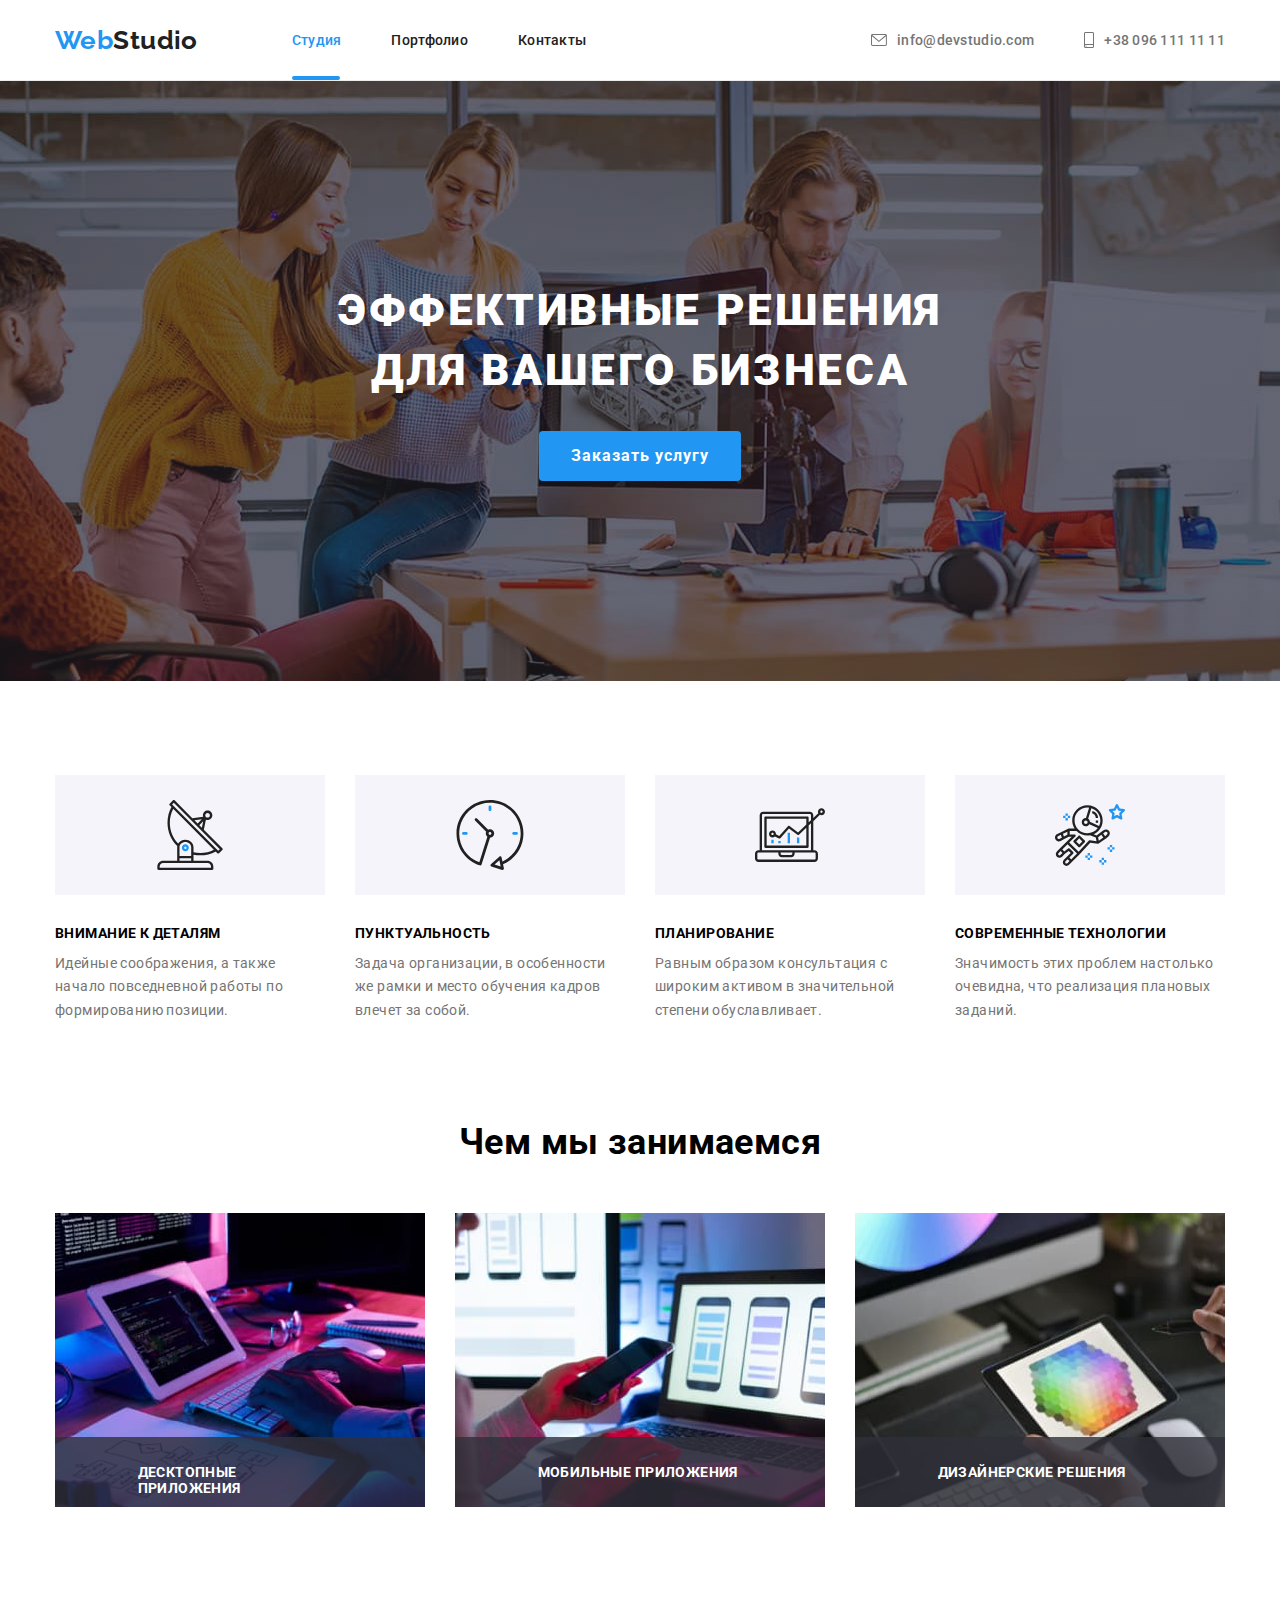
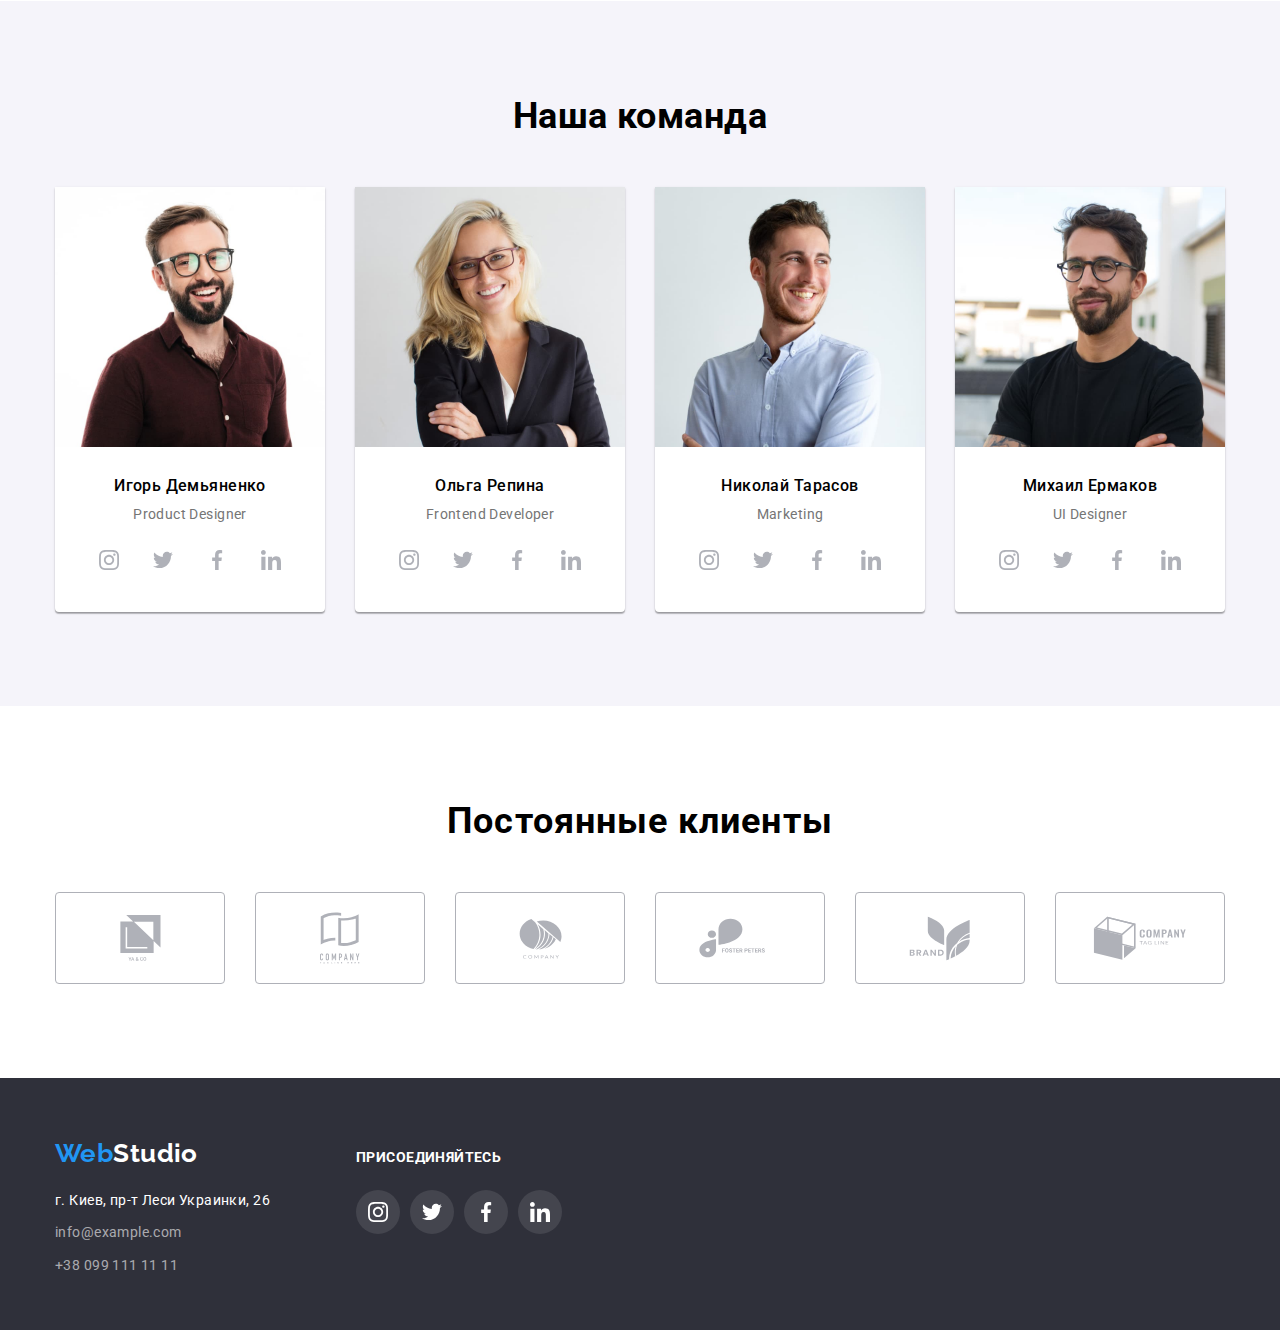
<file: index.html>
<!DOCTYPE html>
<html lang="ru">
  <head>
    <meta charset="UTF-8" />
    <meta http-equiv="X-UA-Compatible" content="IE=edge" />
    <meta name="viewport" content="width=device-width, initial-scale=1.0" />
    <title>GOIT</title>
    <link rel="preconnect" href="https://fonts.googleapis.com">
    <link rel="preconnect" href="https://fonts.gstatic.com" crossorigin>
    <link href="https://fonts.googleapis.com/css2?family=Raleway:wght@700&family=Roboto:wght@400;500;700;900&display=swap" rel="stylesheet">
    <link rel="stylesheet" href="css/normalize.css">
    <link rel="stylesheet" href="./styles/styles.css">
  </head>
  <body>
    <header>
      <div class="container">
        <div class="navigation"> 
          <nav class="navigation-ll">
            <a class="logo" href="#" lang="en">Web<span class="logo-ll">Studio</span></a>          
            <ul class="nav-l">
              <li class="list-font"><a class="list-l underline-studio" href="#">Студия</a></li>
              <li class="list-font">
                <a class="list list-portfolio" href="./portfolio.html">Портфолио</a>
              </li>
              <li class="list-font"><a class="list" href="#">Контакты</a></li>
            </ul>
          </nav>
          <ul class="telmail-ll">
            <li class="list-font">
              <a class="list-font-email-tel" href="mailto:info@devstudio.com">
                <svg class="mail-tel-svg" width="16" height="12">
                  <use href="./images/icons.svg#icon-mail"></use>
                </svg>
                info@devstudio.com
              </a>
            </li>
            <li class="list-font">
              <a class="list-font-email-tel" href="tel:+380961111111">
                <svg class="mail-tel-svg" width="10" height="16">
                  <use href="./images/icons.svg#icon-phone"></use>
                </svg>
                +38 096 111 11 11
              </a>
            </li>
          </ul>
        </div>
      </div>
    </header>
    <main>
      <section class="section-l">
        <div class="container">
          <h1 class="header-l">Эффективные решения для вашего бизнеса</h1>
          <button class="button" type="button" data-modal-open>Заказать услугу</button>
        </div>
      </section>
        <section class="section-ll section-main">
          <div class="container">
            <h2 class="invisible">Наши преимущества</h2>
        <ul class="header-menu-list">
          <li>
            <div class="decor-photo">
              <svg class="" width="70" height="70">
                <use href="./images/icons.svg#icon-antenna"></use>
              </svg>
            </div>
            <h3 class="header-list">Внимание к деталям</h3>
            <p class="text-list">Идейные соображения, а также начало повседневной работы по формированию позиции.</p>
          </li>
          <li>
            <div class="decor-photo">
              <svg class="" width="70" height="70">
                <use href="./images/icons.svg#icon-clock"></use>
              </svg>
            </div>
            <h3 class="header-list">Пунктуальность</h3>
            <p class="text-list">
              Задача организации, в особенности же рамки и место обучения кадров влечет за собой.
            </p>
          </li>
          <li>
            <div class="decor-photo">
              <svg class="" width="70" height="70">
                <use href="./images/icons.svg#icon-diagram"></use>
              </svg>
            </div>
            <h3 class="header-list">Планирование</h3>
            <p class="text-list">
              Равным образом консультация с широким активом в значительной степени обуславливает.
            </p>
          </li>
          <li>
            <div class="decor-photo">
              <svg class="" width="70" height="70">
                <use href="./images/icons.svg#icon-astronaut"></use>
              </svg>
            </div>
            <h3 class="header-list">Современные технологии</h3>
            <p class="text-list">Значимость этих проблем настолько очевидна, что реализация плановых заданий.</p>
          </li>
        </ul>
          </div>
      </section>
      <section class="section-lll section-main">
        <div class="container">
          <h2 class="header-photo">Чем мы занимаемся</h2>
        <ul class="photo-flex">
          <li>
            <img src="./images/img(1).jpg" width="370" height="294" alt="IMG1" />
            <div class="description-photo-block">
              <p class="description-photo">ДЕСКТОПНЫЕ ПРИЛОЖЕНИЯ</p>
            </div>
          </li>
          <li>
            <img src="./images/img(2).jpg" width="370" height="294" alt="IMG2" />
            <div class="description-photo-block">
              <p class="description-photo">МОБИЛЬНЫЕ ПРИЛОЖЕНИЯ</p>
            </div>
          </li>
          <li>
            <img src="./images/img(3).jpg" width="370" height="294" alt="IMG3" />
            <div class="description-photo-block">
              <p class="description-photo">ДИЗАЙНЕРСКИЕ РЕШЕНИЯ</p>
            </div>
          </li>
        </ul>
        </div>
      </section>
      <section class="big-team section-main">
          <div class="container">
            <h2 class="team">Наша команда</h2>
        <ul class="team-our">
          <li class="photo-members">
              <img class="photo-list" src="./images/img221.jpg" width="270" height="260" alt="img221" />
            <h3 class="members profession-members">Игорь Демьяненко</h3>
            <p class="profession profession-members">Product Designer</p>
            <div class="contacts-members">
              <ul class="ul-contacts">
                <li>
                  <a class="contacts-link" href="#">
                    <svg class="contacts-icons" width="20" height="20">
                    <use href="./images/icons.svg#icon-instagram"></use>
                  </svg>
                  </a>
                </li>
                <li>
                  <a class="contacts-link" href="#">
                    <svg class="contacts-icons" width="20" height="20">
                      <use href="./images/icons.svg#icon-twitter"></use>
                    </svg>
                  </a>    
                </li>
                <li>
                  <a class="contacts-link" href="#">
                    <svg class="contacts-icons" width="20" height="20">
                      <use href="./images/icons.svg#icon-facebook"></use>
                    </svg>
               </a>
                </li>
                   <li>
                    <a class="contacts-link" href="#">
                      <svg class="contacts-icons" width="20" height="20">
                        <use href="./images/icons.svg#icon-linkedin"></use>
                      </svg>
                 </a>
                   </li>                  
              </ul>
            </div>
          </li>
          <li class="photo-members">
              <img class="photo-list" src="./images/img222.jpg" width="270" height="260" alt="img222" />
            <h3 class="members profession-members">Ольга Репина</h3>
            <p class="profession profession-members">Frontend Developer</p>
            <div class="contacts-members">
              <ul class="ul-contacts">
                <li>
                  <a class="contacts-link" href="#">
                    <svg class="contacts-icons" width="20" height="20">
                    <use href="./images/icons.svg#icon-instagram"></use>
                  </svg>
                  </a>
                </li>
                <li>
                  <a class="contacts-link" href="#">
                    <svg class="contacts-icons" width="20" height="20">
                      <use href="./images/icons.svg#icon-twitter"></use>
                    </svg>
                  </a>    
                </li>
                <li>
                  <a class="contacts-link" href="#">
                    <svg class="contacts-icons" width="20" height="20">
                      <use href="./images/icons.svg#icon-facebook"></use>
                    </svg>
               </a>
                </li>
                   <li>
                    <a class="contacts-link" href="#">
                      <svg class="contacts-icons" width="20" height="20">
                        <use href="./images/icons.svg#icon-linkedin"></use>
                      </svg>
                 </a>
                   </li>                  
              </ul>
            </div>
          </li>
          <li class="photo-members">
              <img class="photo-list" src="./images/img223.jpg" width="270" height="260" alt="img223" />
            <h3 class="members profession-members">Николай Тарасов</h3>
            <p class="profession profession-members">Marketing</p>
            <div class="contacts-members">
              <ul class="ul-contacts">
                <li>
                  <a class="contacts-link" href="#">
                    <svg class="contacts-icons" width="20" height="20">
                    <use href="./images/icons.svg#icon-instagram"></use>
                  </svg>
                  </a>
                </li>
                <li>
                  <a class="contacts-link" href="#">
                    <svg class="contacts-icons" width="20" height="20">
                      <use href="./images/icons.svg#icon-twitter"></use>
                    </svg>
                  </a>    
                </li>
                <li>
                  <a class="contacts-link" href="#">
                    <svg class="contacts-icons" width="20" height="20">
                      <use href="./images/icons.svg#icon-facebook"></use>
                    </svg>
               </a>
                </li>
                   <li>
                    <a class="contacts-link" href="#">
                      <svg class="contacts-icons" width="20" height="20">
                        <use href="./images/icons.svg#icon-linkedin"></use>
                      </svg>
                 </a>
                   </li>
                   
              </ul>

            </div>
          </li>
          <li class="photo-members">
              <img class="photo-list" src="./images/img224.jpg" width="270" height="260" alt="img224" />
            <h3 class="members profession-members">Михаил Ермаков</h3>
            <p class="profession profession-members">UI Designer</p>
            <div class="contacts-members">
              <ul class="ul-contacts">
                <li>
                  <a class="contacts-link" href="#">
                    <svg class="contacts-icons" width="20" height="20">
                    <use href="./images/icons.svg#icon-instagram"></use>
                  </svg>
                  </a>
                </li>
                <li>
                  <a class="contacts-link" href="#">
                    <svg class="contacts-icons" width="20" height="20">
                      <use href="./images/icons.svg#icon-twitter"></use>
                    </svg>
                  </a>    
                </li>
                <li>
                  <a class="contacts-link" href="#">
                    <svg class="contacts-icons" width="20" height="20">
                      <use href="./images/icons.svg#icon-facebook"></use>
                    </svg>
               </a>
                </li>
                   <li>
                    <a class="contacts-link" href="#">
                      <svg class="contacts-icons" width="20" height="20">
                        <use href="./images/icons.svg#icon-linkedin"></use>
                      </svg>
                 </a>
                   </li>                  
              </ul>
            </div>
          </li>
        </ul>
          </div>
      </section>
      <section class="clients-company section-main">
        <div class="container">
          <h2 class="regular-clients">Постоянные клиенты</h2>
          <ul class="company-list">
            <li class="company-block" >
                <a class="company-link" href="#">
                  <svg class="company-icons" width="41" height="46">
                    <use href="./images/icons.svg#icon-Logo-1"></use>
                  </svg>
                </a>
            </li>
            <li class="company-block">
                <a class="company-link" href="#">
                  <svg class="company-icons" width="40" height="52">
                    <use href="./images/icons.svg#icon-Logo-2"></use>
                  </svg>
                </a>                
            </li>
            <li class="company-block">
                <a class="company-link" href="#">
                  <svg class="company-icons" width="43" height="41">
                    <use href="./images/icons.svg#icon-Logo-3"></use>
                  </svg>
                </a>
            </li>
            <li class="company-block">
                <a class="company-link" href="#">
                  <svg class="company-icons" width="84" height="40">
                    <use href="./images/icons.svg#icon-Logo-4"></use>
                  </svg>
                </a>
            </li> 
            <li class="company-block">
                <a class="company-link" href="#">
                  <svg class="company-icons" width="62" height="45">
                    <use href="./images/icons.svg#icon-Logo-5"></use>
                  </svg>
                </a>
            </li>
            <li class="company-block">
                <a class="company-link" href="#">
                  <svg class="company-icons" width="94" height="44">
                    <use href="./images/icons.svg#icon-Logo-6"></use>
                  </svg>
                </a>
            </li> 
          </ul>
        </div>
      </section>
    </main>
      </section>
    <footer class="big-footer">
      <div class="container footer-general">
        <div class="footer-l">
            <a class="logo" href="#" lang="en">Web<span class="logo-lll">Studio</span></a>
      <address>
        <ul class="contacts-list">
          <li class="list-cont-l">
           <a style="text-decoration: none;" class="city" href="https://bit.ly/3pXMvUd">г. Киев, пр-т Леси Украинки, 26</a>
          </li>
          <li class="list-cont-ll">
            <a style="text-decoration: none;" class="email-tel" href="mailto:info@example.com">info@example.com</a>
          </li>
          <li class="list-cont-lll">
            <a style="text-decoration: none;" class="email-tel" href="tel:+380991111111">+38 099 111 11 11</a>
          </li>
        </ul>
      </address>
        </div>
        <div class="contacts-footer">
          <p class="header-lpl">ПРИСОЕДИНЯЙТЕСЬ</p>
          <ul class="ul-contacts-footer">           
            <li>
              <a class="contacts-link-footer" href="#">
                <svg class="contacts-icons-footer" width="20" height="20">
                <use href="./images/icons.svg#icon-instagram"></use>
              </svg>
              </a>
            </li>
            <li>
              <a class="contacts-link-footer" href="#">
                <svg class="contacts-icons-footer" width="20" height="20">
                  <use href="./images/icons.svg#icon-twitter"></use>
                </svg>
              </a>    
            </li>
            <li>
              <a class="contacts-link-footer" href="#">
                <svg class="contacts-icons-footer" width="20" height="20">
                  <use href="./images/icons.svg#icon-facebook"></use>
                </svg>
           </a>
            </li>
               <li>
                <a class="contacts-link-footer" href="#">
                  <svg class="contacts-icons-footer" width="20" height="20">
                    <use href="./images/icons.svg#icon-linkedin"></use>
                  </svg>
             </a>
               </li>              
          </ul>
        </div>
      </div>
    </footer>

    <div class="backdrop is-hidden" data-modal>
      <div class="modal">
        <button class="modal-button" type="button" data-modal-close>
          <svg width="30" height="30" fill="none" xmlns="http://www.w3.org/2000/svg"><circle cx="15" cy="15" r="15" fill="#fff"/><circle cx="15" cy="15" r="14.5" stroke="#000" stroke-opacity=".1"/><path d="M21 10.108 19.892 9 15.5 13.392 11.108 9 10 10.108l4.392 4.392L10 18.892 11.108 20l4.392-4.392L19.892 20 21 18.892 16.608 14.5 21 10.108Z" fill="#000"/></svg>
        </button>
      </div>
    </div>

    <script src="./js/modal.js"></script>
    
  </body>
</html>
</file>
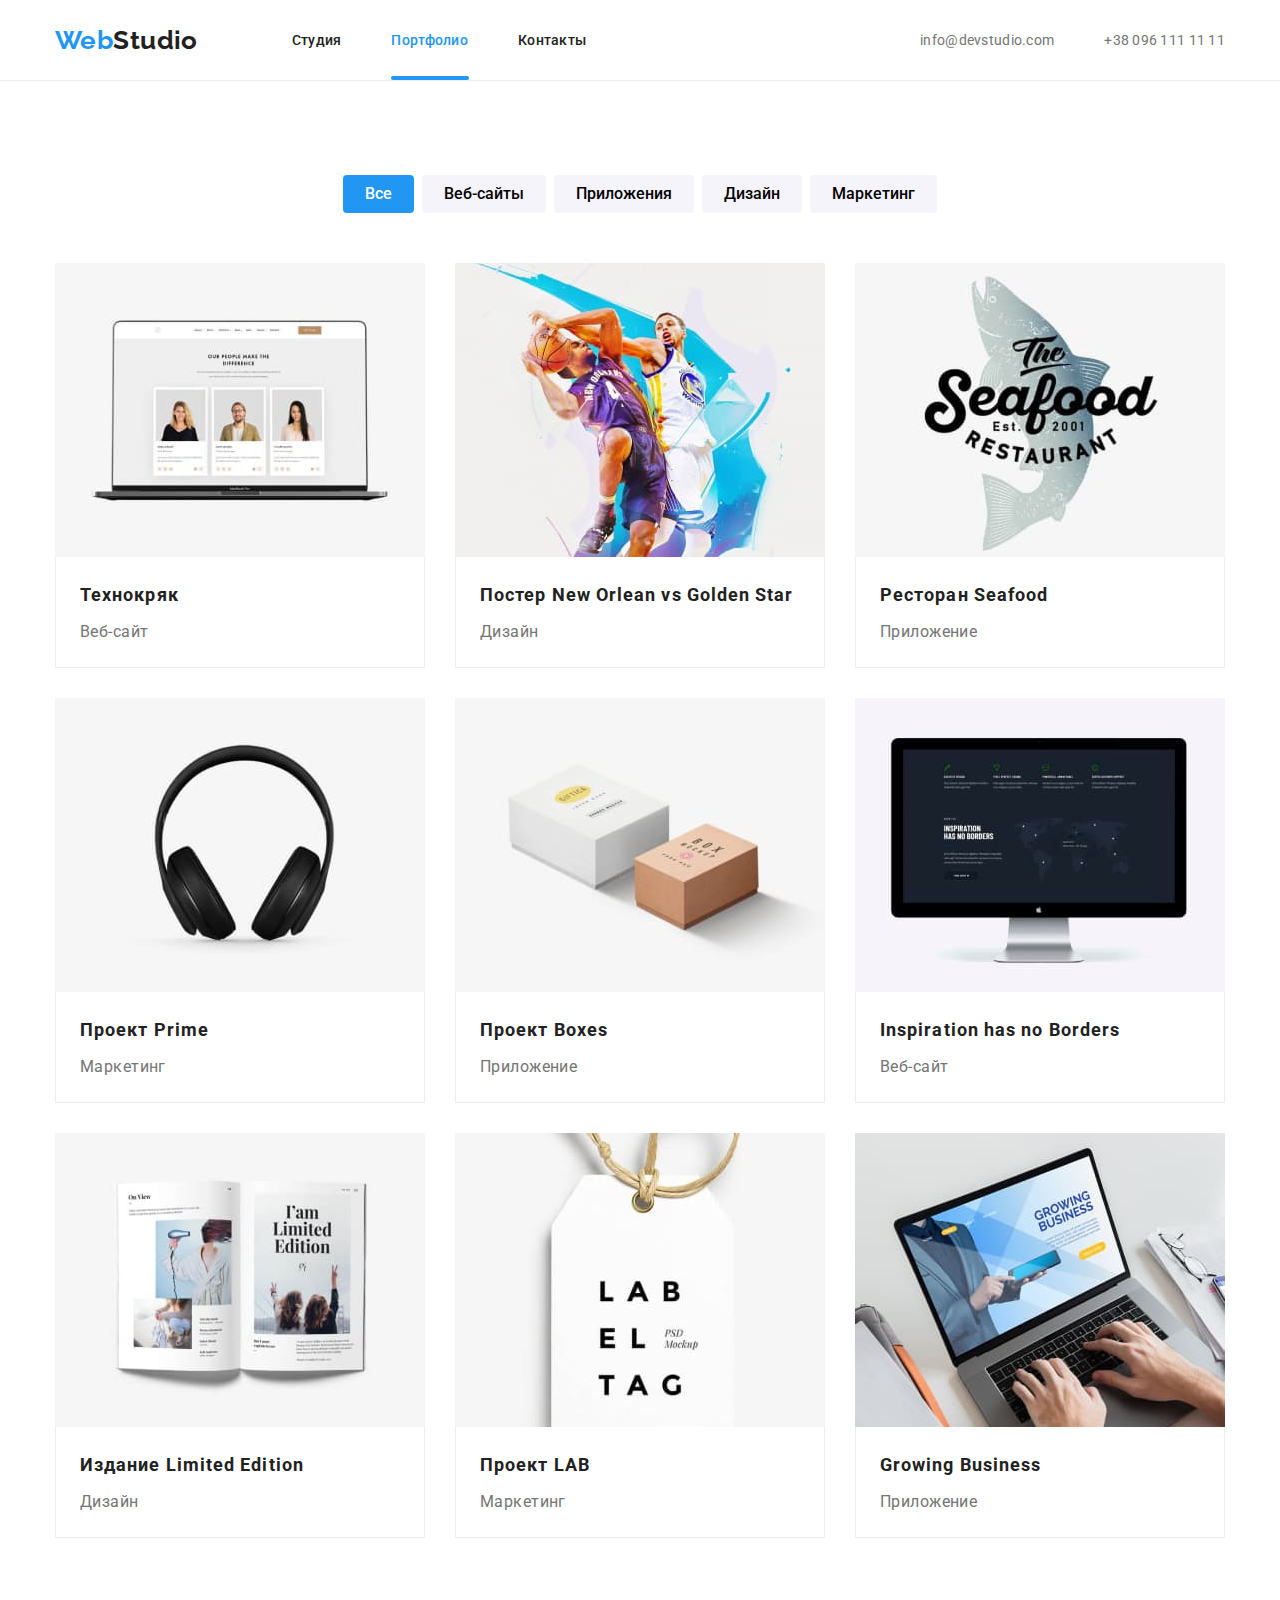
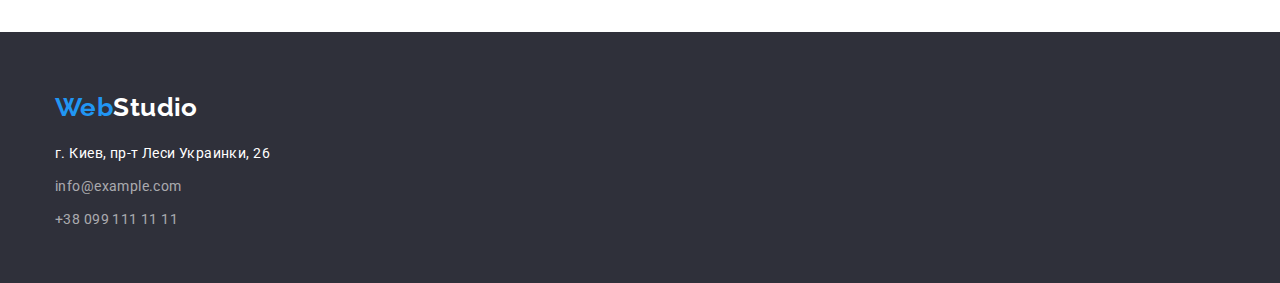
<file: portfolio.html>
<!DOCTYPE html>
<html lang="ru">
  <head>
    <meta charset="UTF-8" />
    <meta http-equiv="X-UA-Compatible" content="IE=edge" />
    <meta name="viewport" content="width=device-width, initial-scale=1.0" />
    <title>Портфолио</title>
    <link rel="preconnect" href="https://fonts.googleapis.com">
    <link rel="preconnect" href="https://fonts.gstatic.com" crossorigin>
    <link href="https://fonts.googleapis.com/css2?family=Raleway:wght@700&family=Roboto:wght@400;500;700;900&display=swap" rel="stylesheet">
    <link rel="stylesheet" href="css/normalize.css">
    <link rel="stylesheet" href="./styles/styles.css" />    
  </head>
  <body>
    <header>
      <div class="container">
        <div class="navigation">
          <nav class="navigation-ll">
            <a class="logo" href="#" lang="en">Web<span class="logo-ll">Studio</span></a>
            <ul class="nav-l">
              <li class="list-font"><a class="list-lll list-studio" href="./index.html">Студия</a></li>
              <li class="list-font"><a class="list-ll underline-portfolio" href="#">Портфолио</a></li>
              <li class="list-font"><a class="list-lll" href="#">Контакты</a></li>
            </ul>
          </nav>
          <ul class="telmail-ll">
            <li class="list-font">
              <a class="list-font-email-tel-ll" href="mailto:info@devstudio.com">info@devstudio.com</a>
            </li>
            <li class="list-font">
              <a class="list-font-email-tel-ll" href="tel:+380961111111">+38 096 111 11 11</a>
            </li>
          </ul>
        </div>
      </div>
    </header>
    <main>
      <section class="section-main">
          <div class="container">
            <h1 class="header-ll">Информация</h1>
          <ul class="button-menu-list">
            <li>
              <button class="button-list-ll-aktiv" type="button">Все</button>
            </li>
            <li>
              <button class="button-list-ll" type="button">Веб-сайты</button>
            </li>
            <li>
              <button class="button-list-ll" type="button">Приложения</button>
            </li>
            <li>
              <button class="button-list-ll" type="button">Дизайн</button>
            </li>
            <li>
              <button class="button-list-ll" type="button">Маркетинг</button>
            </li>
          </ul>
          <ul class="photo-list-p">
            <li>
                <a class="block-all" href="#">
                  <div class="block-description">
                    <img src="./images-portfolio/comp.jpg" alt="img1p" />
                    <div class="description-list">
                      <p class="text-description">
                        Ресурс предлагает комплексные предложения с разным уровнем функционала и сервисов. Все это позволит посетителю получить исчерпывающие сведения о компании или частном лице.
                      </p>
                  </div>
                  </div>
                <div class="looo">
                  <h2 class="header-list-ll">Технокряк</h2>
                  <p class="text-list-ll">Веб-сайт</p>
                </div>
                </a>
            </li>
            <li>
                <a class="block-all" href="#">
                  <img src="./images-portfolio/bask.jpg" alt="img2p" />
                <div class="looo">
                  <h2 class="header-list-ll">Постер New Orlean vs Golden Star</h2>
                <p class="text-list-ll">Дизайн</p>
                </div>
                </a>
            </li>
            <li>
                <a class="block-all" href="#">
                  <img src="./images-portfolio/fish.jpg" alt="img3p" />
                <div class="looo">
                  <h2 class="header-list-ll">Ресторан Seafood</h2>
                  <p class="text-list-ll">Приложение</p>
                </div>
                </a>           
            </li>
            <li>
                <a class="block-all" href="#">
                  <img src="./images-portfolio/img (13).jpg" alt="img4p" />
                <div class="looo">
                  <h2 class="header-list-ll">Проект Prime</h2>
                  <p class="text-list-ll">Маркетинг</p>
                </div>
                </a>
            </li>
            <li>
                <a class="block-all" href="#">
                  <img src="./images-portfolio/img (14).jpg" alt="img5p" />
                <div class="looo">
                  <h2 class="header-list-ll">Проект Boxes</h2>
                  <p class="text-list-ll">Приложение</p>
                </div>
                </a>
            </li>
            <li>
                <a class="block-all" href="#">
                  <img src="./images-portfolio/img (15).jpg" alt="img6p" />
                <div class="looo">
                  <h2 class="header-list-ll">Inspiration has no Borders</h2>
                  <p class="text-list-ll">Веб-сайт</p>
                </div>
                </a>
            </li>
            <li>
                <a class="block-all" href="#">
                  <img src="./images-portfolio/img (16).jpg" alt="img7p" />
                <div class="looo">
                  <h2 class="header-list-ll">Издание Limited Edition</h2>
                  <p class="text-list-ll">Дизайн</p>
                </div>
                </a>
            </li>
            <li>
                <a class="block-all" href="#">
                  <img src="./images-portfolio/brel.jpg" alt="img8p" />
                <div class="looo">
                  <h2 class="header-list-ll">Проект LAB</h2>
                  <p class="text-list-ll">Маркетинг</p>
                </div>
                </a>
            </li>
            <li>
                <a class="block-all" href="#">
                  <img src="./images-portfolio/comp2.jpg" alt="img9p" />
                <div class="looo">
                  <h2 class="header-list-ll">Growing Business</h2>
                  <p class="text-list-ll">Приложение</p>
                </div>
                </a>
            </li>
          </ul>
          </div>
      </main>
      </section>
    <footer class="big-footer">
      <div class="container">
        <div class="footer-l">
            <a class="logo" href="#" lang="en">Web<span class="logo-lll">Studio</span></a>
      <address>
        <ul class="contacts-list">
          <li class="list-cont-l" style="list-style-type: none">
            <a class="city" href="https://bit.ly/3pXMvUd">г. Киев, пр-т Леси Украинки, 26</a>
          </li>
          <li class="list-cont-ll" style="list-style-type: none">
            <a class="email-tel" href="mailto:info@example.com">info@example.com</a>
          </li>
          <li class="list-cont-lll" style="list-style-type: none">
            <a class="email-tel" href="tel:+380991111111">+38 099 111 11 11</a>
          </li>
        </ul>
      </address>
        </div>
      </div>
    </footer>
  </body>
</html>
</file>
<file: styles/styles.css>
:root {
  --color-hover: #2196f3;
  --font-family: 'Raleway', sans-serif;
  --color-color2: #757575;
  --background-color-color3: #2f303a;
  --background-color-color4: #f5f4fa;
  --color-color3: #212121;
  --color-color4: #fff;
  --background-color5: #188ce8;
  --color-color5: rgba(255, 255, 255, 0.6);
  --box-shadow: 0px 1px 3px rgba(0, 0, 0, 0.12), 0px 1px 1px rgba(0, 0, 0, 0.14), 0px 2px 1px rgba(0, 0, 0, 0.2);
  --decor-photo-background: #F5F4FA;
  --icons-contacts: #AFB1B8;
  --background-color-footer: rgba(255, 255, 255, 0.1);
  --color-company: #AFB1B8;
  --block-shadow: 0px 1px 1px rgba(0, 0, 0, 0.12), 0px 4px 4px rgba(0, 0, 0, 0.06), 1px 4px 6px rgba(0, 0, 0, 0.16);
  --button-shadow: 0px 3px 1px rgba(0, 0, 0, 0.1), 0px 1px 2px rgba(0, 0, 0, 0.08), 0px 2px 2px rgba(0, 0, 0, 0.12);
  --color-description: rgba(47, 48, 58, 0.8);
  --block: #2196F3;
  --modal-window: rgba(0, 0, 0, 0.2);
  --rgba-decription: rgba(33, 150, 243, 0.9);

}

body {
  font-family: Roboto;
  font-size: 14px;
  letter-spacing: 0.03em;
  background-color: var(--color-color4);
}

html {
  box-sizing: border-box;
  scroll-behavior: smooth;
}

*,
*::before,
*::after {
  box-sizing: inherit;
}

.container {
  width: 1200px;
  margin: 0 auto;
  padding-left: 15px;
  padding-right: 15px;
}

h1,
h2,
h3,
h4,
h5,
h6,
p {
	margin: 0;
}

img {
	display: block;
	max-width: 100%;
	height: auto;
}

address {
	font-style: normal;
}

header {
  border-bottom: 1px solid #ECECEC;;
}

ul {
  list-style: none;
  padding: 0;
  margin: 0;
}

a {
	text-decoration: none;
	color: inherit;
}


/* Nav */

.navigation {
  display: flex;
  align-items: center;
  
  


}

.navigation-ll {
  display: flex;
  
}


.nav-l {
  display: flex;
  gap: 50px;
  margin-left: 94px;
}

.telmail-ll {
  display: flex;
  justify-content: center;
  align-items: center;
  gap: 50px;
  margin-left: auto;
}

.mail-tel-svg {
  fill: #757575;
  margin-right: 10px;
}

.logo {
  text-decoration: none;
  font-family: var(--font-family);
  font-weight: 700;
  font-size: 26px;
  line-height: 1.17;
  color: var(--color-hover);
  padding-top: 25px;
  padding-bottom: 25px;
}

.logo-ll {
  color: var(--color-color3);
}

.list:hover {
  color: var(--color-hover);
}


.list-font {
  position: relative;
  line-height: 1.17;
  list-style-type: none;
  letter-spacing: 0.02em;
  padding-top: 32px;
  padding-bottom: 32px;
}

.underline-portfolio::after {
  display: flex;
  position: absolute;
  bottom: 0;
  width: 78px;
  height: 4px;
  background-color: var(--block);
  border-radius: 2px;
  content: "";
}

.underline-studio::after {
  display: flex;
  position: absolute;
  bottom: 0;
  width: 48.62px;
  height: 4px;
  background-color: var(--block);
  border-radius: 2px;
  content: "";
}

.list-studio:hover::after {
  display: flex;
  position: absolute;
  bottom: 0;
  width: 48.62px;
  height: 4px;
  background-color: var(--block);
  border-radius: 2px;
  content: "";
}

.list-portfolio:hover::after {
   display: flex;
  position: absolute;
  bottom: 0;
  width: 78px;
  height: 4px;
  background-color: var(--block);
  border-radius: 2px;
  content: "";
}

.list {
  color: var(--color-color3);
  font-weight: 500;
  text-decoration: none;
  padding-top: 32px;
  padding-bottom: 32px;
}

.list-l {
  color: var(--color-hover);
  font-weight: 500;
  text-decoration: none;
  padding-top: 32px;
  padding-bottom: 32px;
}

.list-font-email-tel {
  display: flex;
  align-items: center;
  line-height: 1.17;
  color: var(--color-color2);
  font-weight: 500;
  text-decoration: none;
}

.list-font-email-tel:hover .mail-tel-svg,
.list-font-email-tel:focus .mail-tel-svg {
  fill: var(--color-hover);
}

.list-font-email-tel:hover {
  color: var(--color-hover);
}

/* Menu-Section1 */

.section-l {
  background-color: var(--background-color-color3);
  padding: 200px 0;
  text-align: center;
  background-image: linear-gradient(to right, rgba(47, 48, 58, 0.4), rgba(47, 48, 58, 0.4)),
  url("../images/header-img.jpg");
  max-width: 1600px;
  margin: 0 auto;
  background-repeat: no-repeat;
  background-size: cover;
  background-position: center;
}

.header-l {
  text-transform: uppercase;
  font-size: 44px;
  font-weight: 900;
  line-height: 1.36;
  letter-spacing: 0.06em;
  width: 696px;
  height: 120px;
  text-align: center;
  margin: 0 auto;
  color: var(--color-color4);
}

/* Button */

.button {
  margin-top: 30px;
  left: 50%;
  padding: 10px 32px;
  border-radius: 4px;
  font-weight: 700;
  font-size: 16px;
  line-height: 1.87;
  border: 0;
  letter-spacing: 0.06em;

  color: var(--color-color4);
}

.button {
  background-color: var(--color-hover);
}

.button:hover,
.button:focus {
  background-color: var(--background-color5);
  color: var(--color-color4);
}


/* Header-list */

.section-main {
  padding-top: 94px;
  padding-bottom: 94px;
}

.section-ll {
  display: flex;
  
}

.header-menu-list {
  display: flex;
  gap: 30px;
  justify-content: center;
  list-style-type: none;
  
}

.invisible {
  font-size: 0px;
}

.header-list {
  font-size: 14px;
  font-weight: 700;
  line-height: 1.17;
  margin-bottom: 10px;
  text-transform: uppercase;
}

.text-list {
  display: flex;
  width: 270px;
  height: 75px;
  color: var(--color-color2);
  line-height: 1.7;
  margin: 0;
}

.decor-photo {
  display: flex;
  justify-content: center;
  align-items: center;
  margin-bottom: 30px;
  width: 270px;
  height: 120px;
  background-color: var(--decor-photo-background)
}

/* Header-Photo */

.section-lll {
  display: flex;
  padding-top: 0;
}

.photo-flex {
  display: flex;
  gap: 30px;
  justify-content: center;
  list-style-type: none;
  position: relative;
}

.description-photo {
  font-weight: 700;
  font-size: 14px;
  width: 205px;
  height: 16px;
  line-height: 1.17;
  letter-spacing: 0,03em;
  color: var(--color-color4);
}

.description-photo-block {
  display: flex;
  justify-content: center;
  align-items: center;
  position: absolute;
  background-color: var(--color-description);
  bottom: 0;
  width: 370px;
  height: 70px;
}

/* Our Team */

.big-team {
  display: flex;
  padding-top: 94px;
  background-color: var(--background-color-color4);
  padding-bottom: 94px;
}

.header-photo {
  display: flex;
  justify-content: center;
  margin-bottom: 50px;
  font-weight: 700;
  font-size: 36px;
  line-height: 1.17;
}

.team-our {
  list-style-type: none;
  display: flex;
  gap: 30px;
  justify-content: center;
  margin: 0;
}

.team {
  display: flex;
  justify-content: center;
  font-weight: 700;
  font-size: 36px;
  line-height: 1.17;
  margin-bottom: 50px;
}

.photo-members {
  background-color: var(--color-color4);
  box-shadow: var(--box-shadow);
  border-radius: 0px 0px 4px 4px;
  width: 270px;
}

.photo-list {
  margin-bottom: 30px;
}

.members {
  text-align: center;
  font-weight: 500;
  font-size: 16px;
  line-height: 1.17;
  margin-bottom: 10px
}

.profession {
  text-align: center;
  color: var(--color-color2);
  font-size: 16;
  line-height: 1.17;
  margin-bottom: 16px;
}

.contacts-members .ul-contacts {
  display: flex;
  gap: 10px;
  margin-bottom: 30px;
  justify-content: center;
}

.contacts-members .contacts-link {
  display: block;
  width: 44px;
  height: 44px;
  padding: 12px;
  background-position: center;
  border-radius: 50%;
  color: var(--icons-contacts);
  cursor: pointer;
}

.contacts-members .contacts-icons {
  width: 20px;
  height: 20px;
  fill: currentColor;
}

.contacts-members .contacts-link:hover,
.contacts-members .contacts-link:focus {
  background-color: var(--color-hover);
  color: var(--color-color4);
}

/* Clients-company */

.clients-company {
  display: flex;

}

.regular-clients {
  font-weight: 700;
  font-size: 36px;
  line-height: 1.17;
  letter-spacing: 0.03em;
  text-align: center;
}

.company-list {
  display: flex;
  margin-top: 50px;
  justify-content: center;
  gap: 30px;
}

.company-block .company-link {
  display: flex;
  justify-content: center;
  align-items: center;
  width: 170px;
  height: 92px;
  border: 1px solid #AFB1B8;
  border-radius: 4px;
}

.company-icons {
  display: flex;
  align-items: center;
  justify-content: center;
  text-align: center;
}

.company-block .company-link {
  color: var(--color-company);
}

.company-block .company-icons {
  fill: currentColor;
}

.company-block .company-link:hover,
.company-block .company-link:focus {
  color: var(--color-hover);
}

/* Footer */

.footer-general {
  display: flex;
  align-items: baseline;
}

.big-footer {
  background-color: var(--background-color-color3);
  padding-top: 60px;
  padding-bottom: 60px;
}

.contacts-list {
  list-style-type: none;
  margin-top: 20px;
  width: 231px;
  height: 81px;
}

.list-cont-l, .list-cont-ll {
  margin-bottom: 9px;
}


.city {
  text-decoration: none;
  color: var(--color-color4);
  line-height: 1.7;
  font-style: normal;
}

.city:hover {
  color: var(--color-hover);
}

.email-tel {
  text-decoration: none;
  line-height: 1.7;
  color: var(--color-color5);
  font-style: normal;
}

.email-tel:hover {
  color: var(--color-hover);
}

.logo-lll {
  color: var(--color-color4);
}

.contacts-footer {
  margin-left: 70px;
  width: 206px;
}

.ul-contacts-footer {
  margin-top: 20px;
}

.contacts-footer .ul-contacts-footer {
  display: flex;
  gap: 10px;
}

.contacts-footer .contacts-link-footer {
  display: block;
  width: 44px;
  background-color: var(--background-color-footer);
  height: 44px;
  padding: 12px;
  background-position: center;
  border-radius: 50%;
  color: var(--color-color4);
  cursor: pointer;
}

.contacts-footer .contacts-icons-footer {
  width: 20px;
  height: 20px;
  fill: currentColor;
}

.contacts-footer .contacts-link-footer:hover,
.contacts-footer .contacts-link-footer:focus {
  background-color: var(--color-hover);
}

.header-lpl {
  color: var(--color-color4);
  font-weight: 700;
  font-size: 14px;
  line-height: 1.7;
  letter-spacing: 0.03em;
}

/* Modal */

.backdrop {
  position: fixed;
  width: 100%;
  height: 100%;
  top: 0;
  left: 0;
  background-color: var(--modal-window);
  transition: opacity 250ms, visibility 250ms ;
}

.backdrop.is-hidden {
  opacity: 0;
  visibility: hidden;
  pointer-events: none;
}

.modal {
  position: absolute;
  top: 50%;
  left: 50%;
  transform: translate(-50%, -50%);
  width: 528px;
  height: 581px;
  background-color: var(--color-color4);
  border-radius: 4px;
}

.modal-button {
  position: absolute;
  top: 8px;
  right: 8px;
  outline: none; 
  border: 0;
  background: transparent;
}

/* Portfolio */

/* Nav */

.logo-ll {
  color: var(--color-color3);
}

.list-lll:hover {
  color: var(--color-hover);
}

.list-font-ll {
  line-height: 1.17;
  list-style-type: none;
  letter-spacing: 0.02em;
}

.list-lll {
  text-decoration: none;
  letter-spacing: 0.02em;
  color: var(--color-color3);
  font-weight: 500;
  padding-top: 32px;
  padding-bottom: 32px;
}

.list-ll {
  text-decoration: none;
  letter-spacing: 0.02em;
  color: var(--color-hover);
  font-weight: 500;
  padding-top: 32px;
  padding-bottom: 32px;
}

.list-font-email-tel-ll {
  text-decoration: none;
  letter-spacing: 0.02em;
  line-height: 1.17;
  list-style-type: none;
  color: var(--color-color2);
}

.list-font-email-tel-ll:hover {
  color: var(--color-hover);
}

/* Main */

.header-ll {
  position: absolute; width: 1px; height: 1px; margin: -1px; padding: 0; overflow: hidden; border: 0; clip: rect(0 0 0 0);
}

.section-p-l {
  display: flex;

}

.photo-list-p {
  list-style: none;
  display: flex;
  flex-wrap: wrap;
  gap: 30px;
  margin-top: 50px;
  overflow: hidden;
}


.button-menu-list {
  list-style-type: none;
  display: flex;
  justify-content: center;
  gap: 8px;
}

.button-list-ll {
  border: 0;
  cursor: pointer;
  padding: 6px 22px;
  border-radius: 4px;
  font-weight: 500;
  font-size: 16px;
  line-height: 1.6;
  background-color: var(--background-color-color4);
}


.button-list-ll-aktiv {
  border: 0;
  cursor: pointer;
  padding: 6px 22px;
  border-radius: 4px;
  font-weight: 500;
  font-size: 16px;
  line-height: 1.6;
  color: var(--color-color4);
  background-color: var(--color-hover);
}

.button-list-ll-aktiv:hover {
  box-shadow: var(--box-shadow);
}


.button-list-ll:hover,
.button-list-ll:focus {
  color: var(--color-color4);
  background-color: var(--color-hover);
  box-shadow: var(--box-shadow);
}

/* Information */

.looo {
  border-left: 1px solid #EEEEEE;
  border-right: 1px solid #EEEEEE;
  border-bottom: 1px solid #EEEEEE;
  padding: 20px 24px 20px 24px;
}

.block-description {
  position: relative;
  overflow: hidden;
}

.description-list {
  position: absolute;
  top: 0;
  left: 0;
  display: flex;
  align-items: center;
  justify-content: center;
  background-color: var(--rgba-decription);
  width: 370px;
  height: 294px;
  transition: transform 250ms;
  transform: translateY(100%);
}


.text-description {
  color: var(--color-color4);
  padding: 63px 24px;
  font-size: 18px;
  line-height: 1.5;
  letter-spacing: 0,03em;
}

/* .block-photo-all:hover {
  box-shadow: var(--block-shadow);
} */

.block-all:hover .description-list {
  display: block;
  box-shadow: var(--block-shadow);
  transform: translateY(0%)
}

.header-list-ll {
  font-weight: 700;
  letter-spacing: 0.06em;
  font-size: 18px;
  line-height: 2;
  margin-bottom: 4px;
  color: var(--color-color3);

  
}

.text-list-ll {
  font-size: 16px;
  line-height: 1.875;
  color: var(--color-color2);
  
}
</file>
